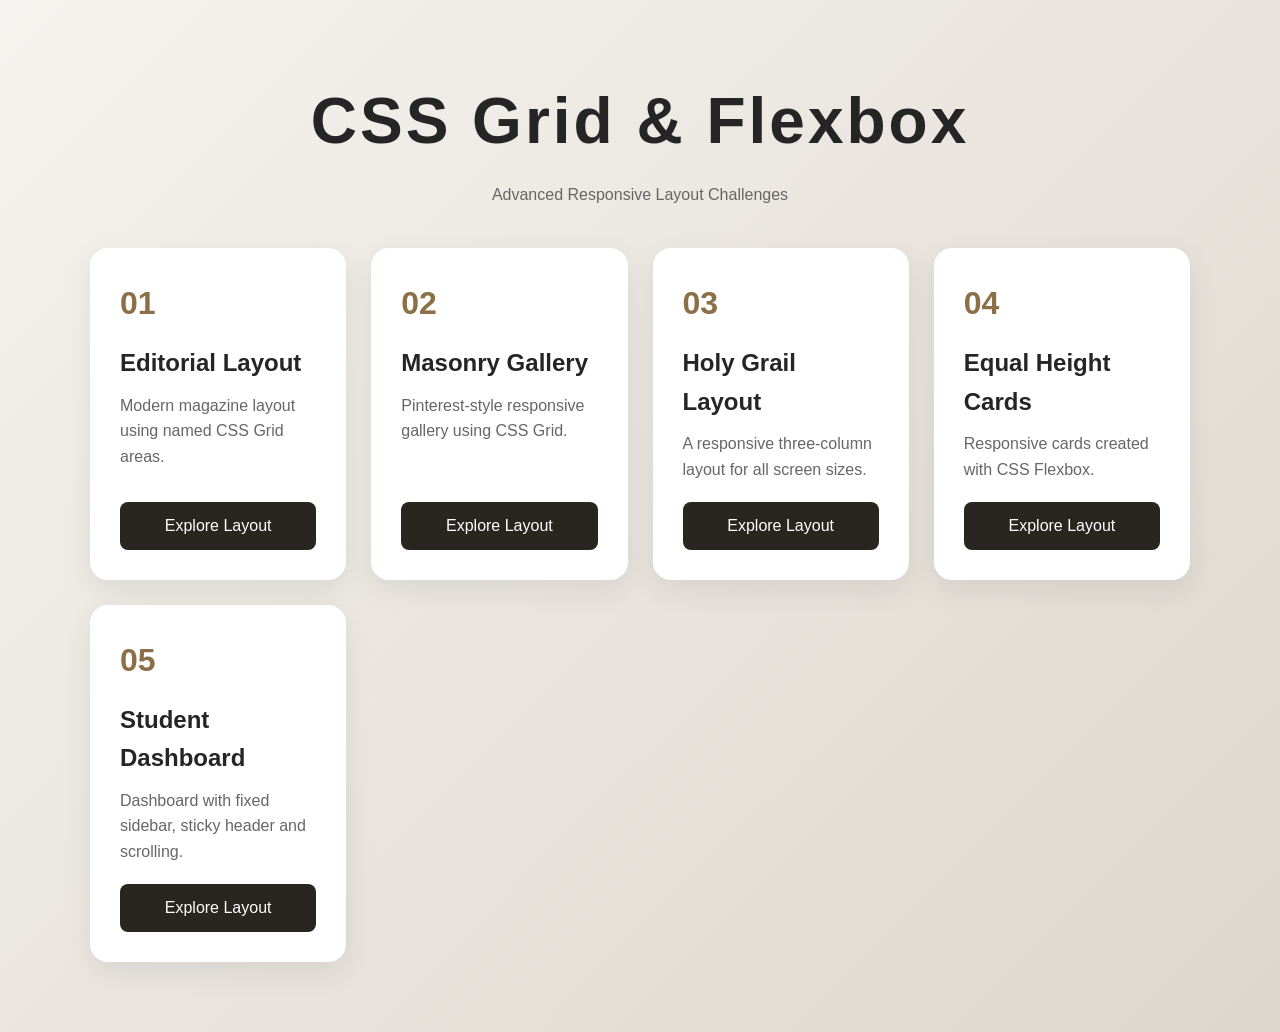
<file: index.html>
<!DOCTYPE html>
<html lang="en">
<head>
    <meta charset="UTF-8">
    <meta name="viewport" content="width=device-width, initial-scale=1.0">
    <title>CSS Grid & Flexbox Challenges</title>
    <link rel="stylesheet" href="css/style.css">
</head>
<body class="home-page">
    <header class="home-header">
        <h1>CSS Grid & Flexbox</h1>
        <p>Advanced Responsive Layout Challenges</p>
    </header>
    <main class="challenge-container">
        <div class="challenge-card">
            <div class="challenge-number">01</div>
            <h2>Editorial Layout</h2>
            <p>Modern magazine layout using named CSS Grid areas.</p>
            <a href="editorial.html">Explore Layout</a>
        </div>
        <div class="challenge-card">
            <div class="challenge-number">02</div>
            <h2>Masonry Gallery</h2>
            <p>Pinterest-style responsive gallery using CSS Grid.</p>
            <a href="masonry.html">Explore Layout</a>
        </div>
        <div class="challenge-card">
            <div class="challenge-number">03</div>
            <h2>Holy Grail Layout</h2>
            <p>A responsive three-column layout for all screen sizes.</p>
            <a href="holy-grail.html">Explore Layout</a>
        </div>
        <div class="challenge-card">
            <div class="challenge-number">04</div>
            <h2>Equal Height Cards</h2>
            <p>Responsive cards created with CSS Flexbox.</p>
            <a href="cards.html">Explore Layout</a>
        </div>
        <div class="challenge-card">
            <div class="challenge-number">05</div>
            <h2>Student Dashboard</h2>
            <p>Dashboard with fixed sidebar, sticky header and scrolling.</p>
            <a href="dashboard.html">Explore Layout</a>
        </div>
    </main>
</body>
</html>
</file>
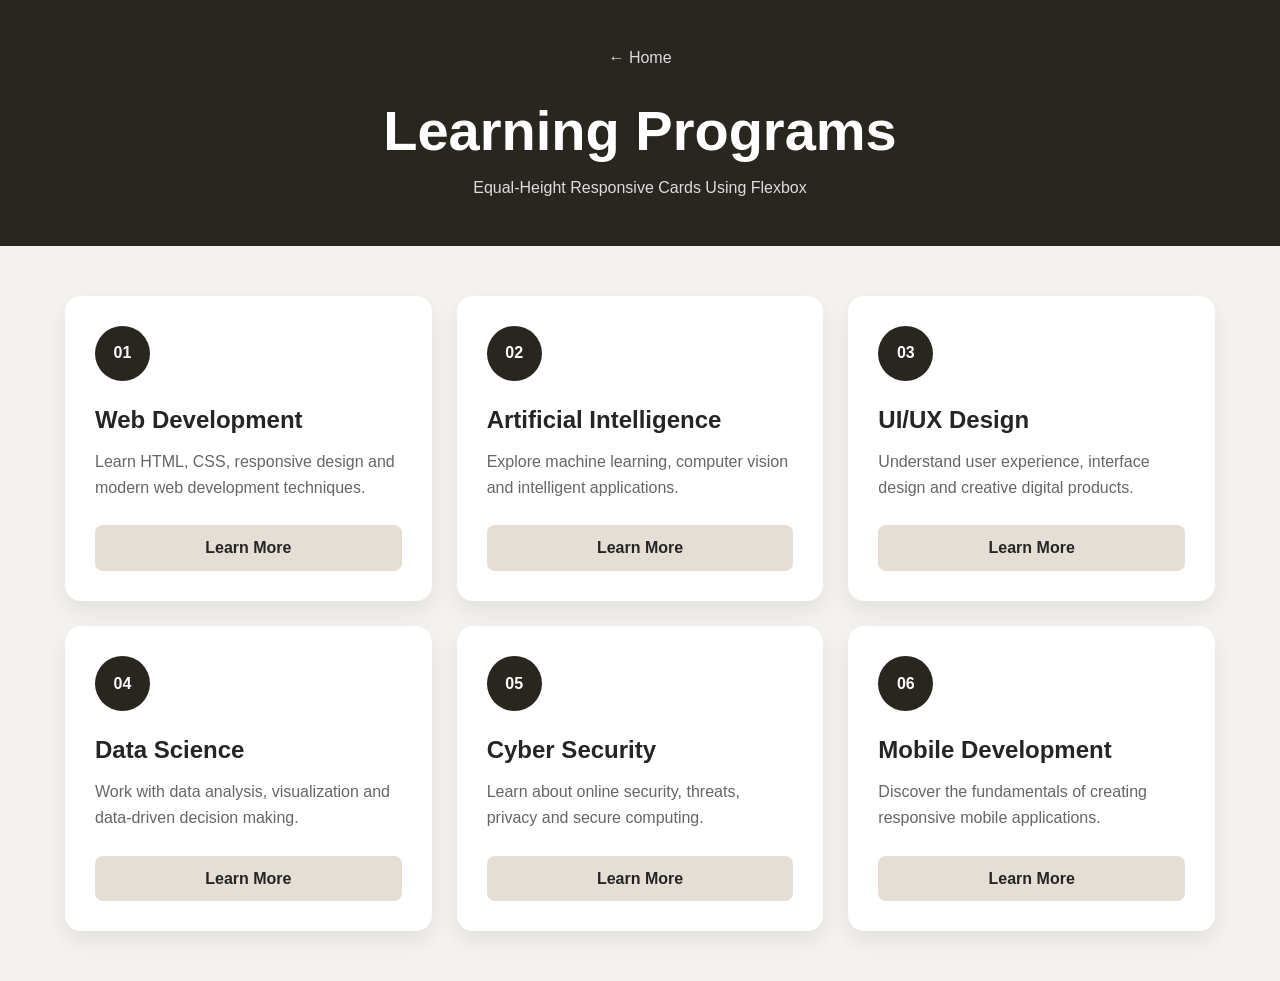
<file: cards.html>
<!DOCTYPE html>
<html lang="en">
<head>
    <meta charset="UTF-8">
    <meta name="viewport" content="width=device-width, initial-scale=1.0">
    <title>Equal Height Cards</title>
    <link rel="stylesheet" href="css/style.css">
</head>
<body>
<header class="page-header">
    <a href="index.html">← Home</a>
    <h1>Learning Programs</h1>
    <p>Equal-Height Responsive Cards Using Flexbox</p>
</header>
<main class="course-container">
    <div class="course-card">
        <div class="course-icon">01</div>
        <h2>Web Development</h2>
        <p>
            Learn HTML, CSS, responsive design and modern web development
            techniques.
        </p>
        <a href="#">Learn More</a>
    </div>
    <div class="course-card">
        <div class="course-icon">02</div>
        <h2>Artificial Intelligence</h2>
        <p>
            Explore machine learning, computer vision and intelligent
            applications.
        </p>
        <a href="#">Learn More</a>
    </div>
    <div class="course-card">
        <div class="course-icon">03</div>
        <h2>UI/UX Design</h2>
        <p>
            Understand user experience, interface design and creative
            digital products.
        </p>
        <a href="#">Learn More</a>
    </div>
    <div class="course-card">
        <div class="course-icon">04</div>
        <h2>Data Science</h2>
        <p>
            Work with data analysis, visualization and data-driven
            decision making.
        </p>
        <a href="#">Learn More</a>
    </div>
    <div class="course-card">
        <div class="course-icon">05</div>
        <h2>Cyber Security</h2>
        <p>
            Learn about online security, threats, privacy and secure
            computing.
        </p>
        <a href="#">Learn More</a>
    </div>
    <div class="course-card">
        <div class="course-icon">06</div>
        <h2>Mobile Development</h2>
        <p>
            Discover the fundamentals of creating responsive mobile
            applications.
        </p>
        <a href="#">Learn More</a>
    </div>
</main>
</body>
</html>
</file>
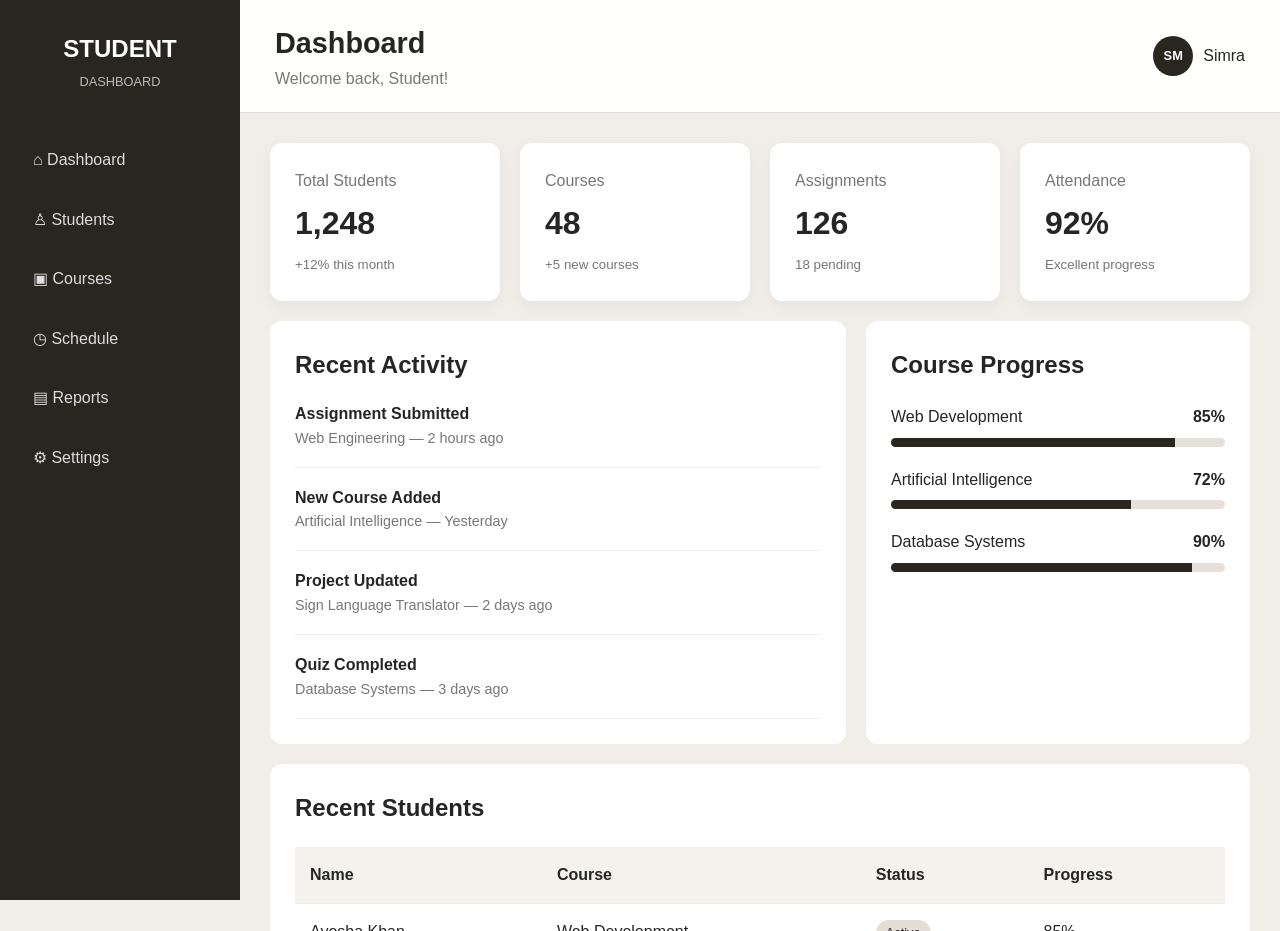
<file: dashboard.html>
<!DOCTYPE html>
<html lang="en">
<head>
    <meta charset="UTF-8">
    <meta name="viewport" content="width=device-width, initial-scale=1.0">
    <title>Student Dashboard</title>
    <link rel="stylesheet" href="css/style.css">
</head>
<body class="dashboard-body">
<aside class="dashboard-sidebar">
    <div class="dashboard-logo">
        <h2>STUDENT</h2>
        <span>DASHBOARD</span>
    </div>
    <nav>
        <a href="index.html">⌂ Dashboard</a>
        <a href="#">♙ Students</a>
        <a href="#">▣ Courses</a>
        <a href="#">◷ Schedule</a>
        <a href="#">▤ Reports</a>
        <a href="#">⚙ Settings</a>
    </nav>
</aside>
<div class="dashboard-content">
    <header class="dashboard-header">
        <div>
            <h1>Dashboard</h1>
            <p>Welcome back, Student!</p>
        </div>
        <div class="profile">
            <div class="profile-icon">SM</div>
            <span>Simra</span>
        </div>
    </header>
    <main class="dashboard-main">
        <section class="stats">
            <div class="stat-card">
                <span>Total Students</span>
                <strong>1,248</strong>
                <small>+12% this month</small>
            </div>
            <div class="stat-card">
                <span>Courses</span>
                <strong>48</strong>
                <small>+5 new courses</small>
            </div>
            <div class="stat-card">
                <span>Assignments</span>
                <strong>126</strong>
                <small>18 pending</small>
            </div>
            <div class="stat-card">
                <span>Attendance</span>
                <strong>92%</strong>
                <small>Excellent progress</small>
            </div>
        </section>
        <section class="dashboard-grid">
            <div class="activity-card">
                <h2>Recent Activity</h2>
                <div class="activity">
                    <strong>Assignment Submitted</strong>
                    <p>Web Engineering — 2 hours ago</p>
                </div>
                <div class="activity">
                    <strong>New Course Added</strong>
                    <p>Artificial Intelligence — Yesterday</p>
                </div>
                <div class="activity">
                    <strong>Project Updated</strong>
                    <p>Sign Language Translator — 2 days ago</p>
                </div>
                <div class="activity">
                    <strong>Quiz Completed</strong>
                    <p>Database Systems — 3 days ago</p>
                </div>
            </div>
            <div class="progress-card">
                <h2>Course Progress</h2>
                <div class="progress-item">
                    <div>
                        <span>Web Development</span>
                        <strong>85%</strong>
                    </div>
                    <div class="progress-bar">
                        <div class="progress-fill p85"></div>
                    </div>
                </div>
                <div class="progress-item">
                    <div>
                        <span>Artificial Intelligence</span>
                        <strong>72%</strong>
                    </div>
                    <div class="progress-bar">
                        <div class="progress-fill p72"></div>
                    </div>
                </div>
                <div class="progress-item">
                    <div>
                        <span>Database Systems</span>
                        <strong>90%</strong>
                    </div>
                    <div class="progress-bar">
                        <div class="progress-fill p90"></div>
                    </div>
                </div>
            </div>
        </section>
        <section class="student-table">
            <h2>Recent Students</h2>
            <div class="table-wrapper">
                <table>
                    <thead>
                        <tr>
                            <th>Name</th>
                            <th>Course</th>
                            <th>Status</th>
                            <th>Progress</th>
                        </tr>
                    </thead>
                    <tbody>
                        <tr>
                            <td>Ayesha Khan</td>
                            <td>Web Development</td>
                            <td><span class="status">Active</span></td>
                            <td>85%</td>
                        </tr>
                        <tr>
                            <td>Hassan Ali</td>
                            <td>AI</td>
                            <td><span class="status">Active</span></td>
                            <td>72%</td>
                        </tr>
                        <tr>
                            <td>Fatima Noor</td>
                            <td>Data Science</td>
                            <td><span class="status">Active</span></td>
                            <td>91%</td>
                        </tr>
                        <tr>
                            <td>Ahmed Raza</td>
                            <td>Cyber Security</td>
                            <td><span class="status">Active</span></td>
                            <td>78%</td>
                        </tr>
                    </tbody>
                </table>
            </div>
        </section>
    </main>
</div>
</body>
</html>
</file>
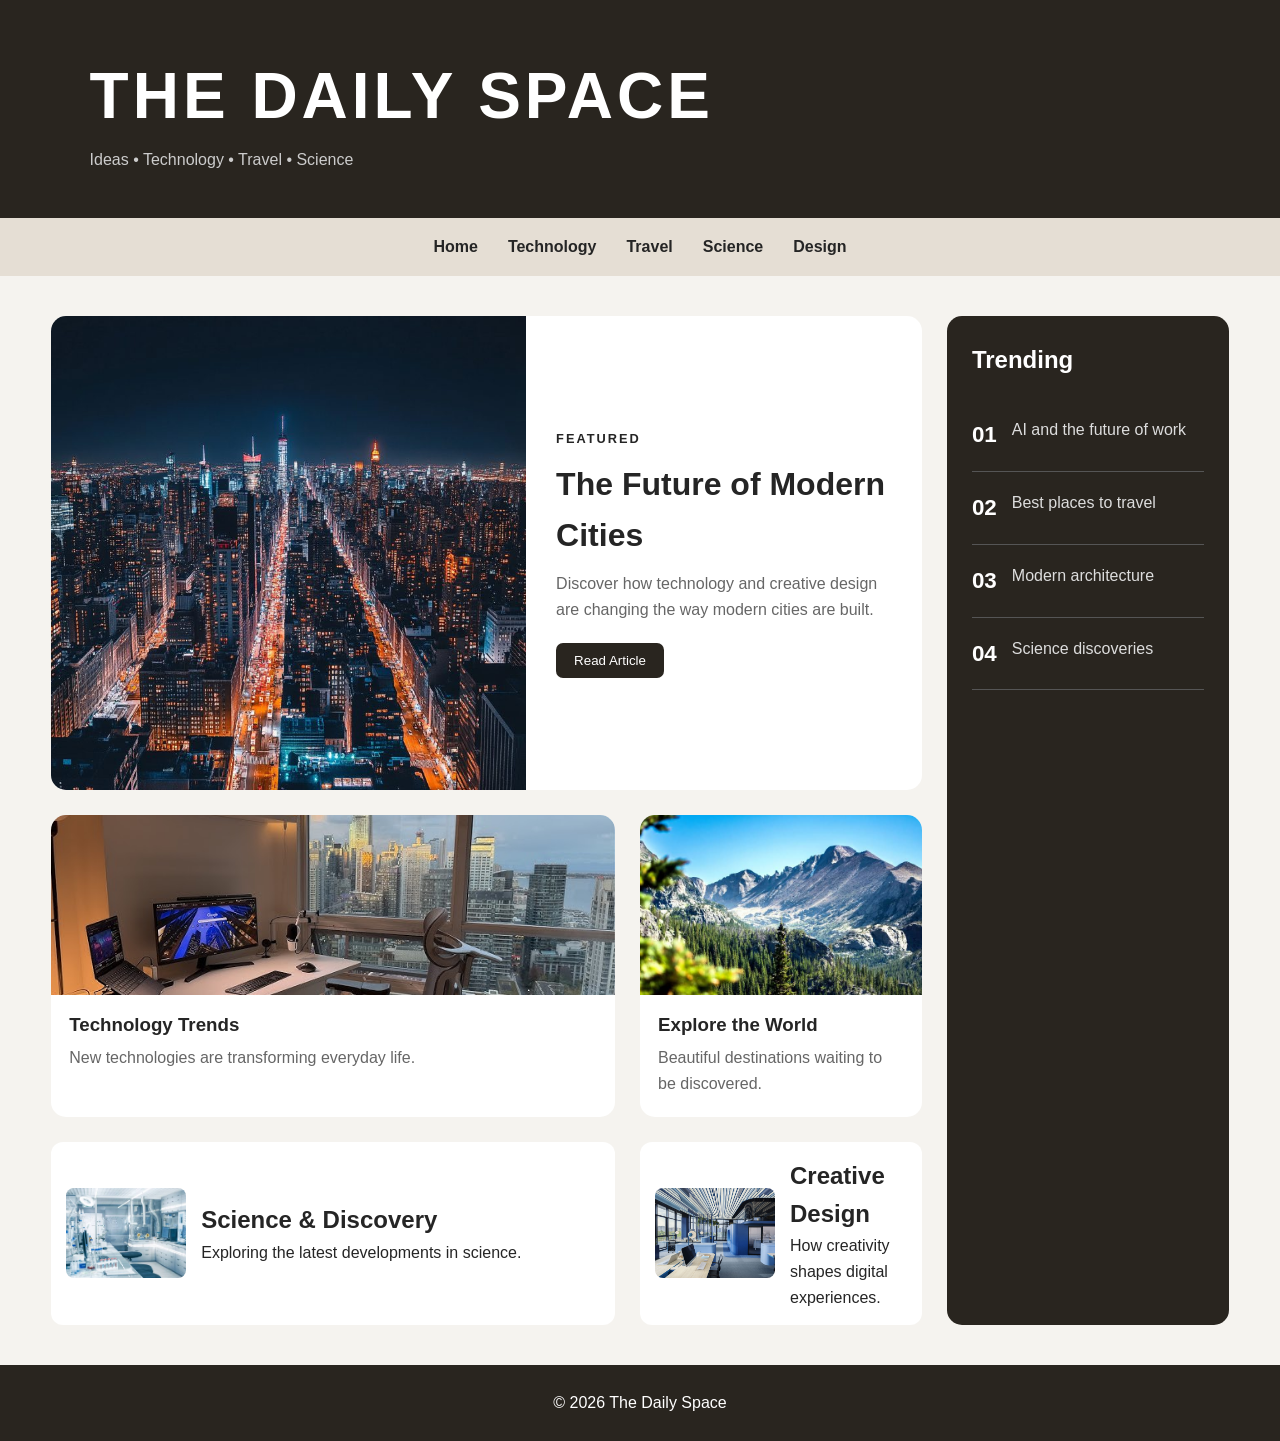
<file: editorial.html>
<!DOCTYPE html>
<html lang="en">
<head>
    <meta charset="UTF-8">
    <meta name="viewport" content="width=device-width, initial-scale=1.0">
    <title>Editorial Layout</title>
    <link rel="stylesheet" href="css/style.css">
</head>
<body>
<div class="editorial">
    <header class="editorial-header">
        <h1>THE DAILY SPACE</h1>
        <p>Ideas • Technology • Travel • Science</p>
    </header>
    <nav class="editorial-nav">
        <a href="index.html">Home</a>
        <a href="#">Technology</a>
        <a href="#">Travel</a>
        <a href="#">Science</a>
        <a href="#">Design</a>
    </nav>
    <main class="editorial-main">
        <article class="featured-article">
            <img src="images/featured.jpg" alt="City skyline">
            <div class="article-content">
                <span>FEATURED</span>
                <h2>The Future of Modern Cities</h2>
                <p>
                    Discover how technology and creative design are
                    changing the way modern cities are built.
                </p>
                <button>Read Article</button>
            </div>
        </article>
        <article class="small-article">
            <img src="images/technology.jpg" alt="Technology">
            <h3>Technology Trends</h3>
            <p>New technologies are transforming everyday life.</p>
        </article>
        <article class="small-article">
            <img src="images/travel.jpg" alt="Travel">
            <h3>Explore the World</h3>
            <p>Beautiful destinations waiting to be discovered.</p>
        </article>
        <aside class="trending">
            <h2>Trending</h2>
            <div class="trend-item">
                <strong>01</strong>
                <p>AI and the future of work</p>
            </div>
            <div class="trend-item">
                <strong>02</strong>
                <p>Best places to travel</p>
            </div>
            <div class="trend-item">
                <strong>03</strong>
                <p>Modern architecture</p>
            </div>
            <div class="trend-item">
                <strong>04</strong>
                <p>Science discoveries</p>
            </div>
        </aside>
        <article class="bottom-article">
            <img src="images/science.jpg" alt="Science">
            <div>
                <h2>Science & Discovery</h2>
                <p>Exploring the latest developments in science.</p>
            </div>
        </article>
        <article class="bottom-article">
            <img src="images/design.jpg" alt="Design">
            <div>
                <h2>Creative Design</h2>
                <p>How creativity shapes digital experiences.</p>
            </div>
        </article>
    </main>
    <footer>
        <p>© 2026 The Daily Space</p>
    </footer>
</div>
</body>
</html>
</file>
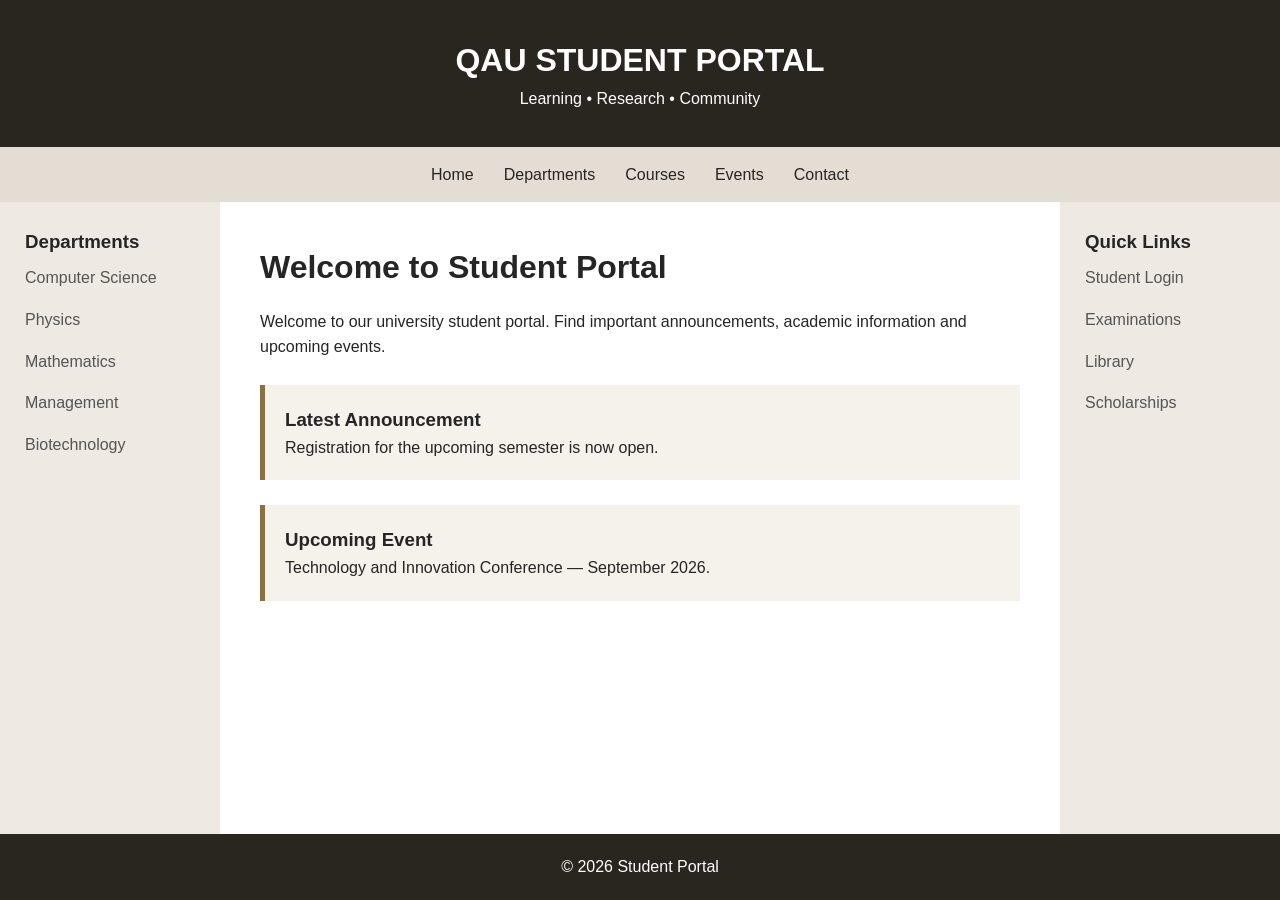
<file: holy-grail.html>
<!DOCTYPE html>
<html lang="en">
<head>
    <meta charset="UTF-8">
    <meta name="viewport" content="width=device-width, initial-scale=1.0">
    <title>Holy Grail Layout</title>
    <link rel="stylesheet" href="css/style.css">
</head>
<body>
<div class="holy-grail">
    <header>
        <h1>QAU STUDENT PORTAL</h1>
        <p>Learning • Research • Community</p>
    </header>
    <nav>
        <a href="index.html">Home</a>
        <a href="#">Departments</a>
        <a href="#">Courses</a>
        <a href="#">Events</a>
        <a href="#">Contact</a>
    </nav>
    <aside class="left-sidebar">
        <h3>Departments</h3>
        <a href="#">Computer Science</a>
        <a href="#">Physics</a>
        <a href="#">Mathematics</a>
        <a href="#">Management</a>
        <a href="#">Biotechnology</a>
    </aside>
    <main class="holy-main">
        <h2>Welcome to Student Portal</h2>
        <p>
            Welcome to our university student portal. Find important
            announcements, academic information and upcoming events.
        </p>
        <div class="announcement">
            <h3>Latest Announcement</h3>
            <p>
                Registration for the upcoming semester is now open.
            </p>
        </div>
        <div class="announcement">
            <h3>Upcoming Event</h3>
            <p>
                Technology and Innovation Conference — September 2026.
            </p>
        </div>
    </main>
    <aside class="right-sidebar">
        <h3>Quick Links</h3>
        <a href="#">Student Login</a>
        <a href="#">Examinations</a>
        <a href="#">Library</a>
        <a href="#">Scholarships</a>
    </aside>
    <footer>
        <p>© 2026 Student Portal</p>
    </footer>
</div>
</body>
</html>
</file>
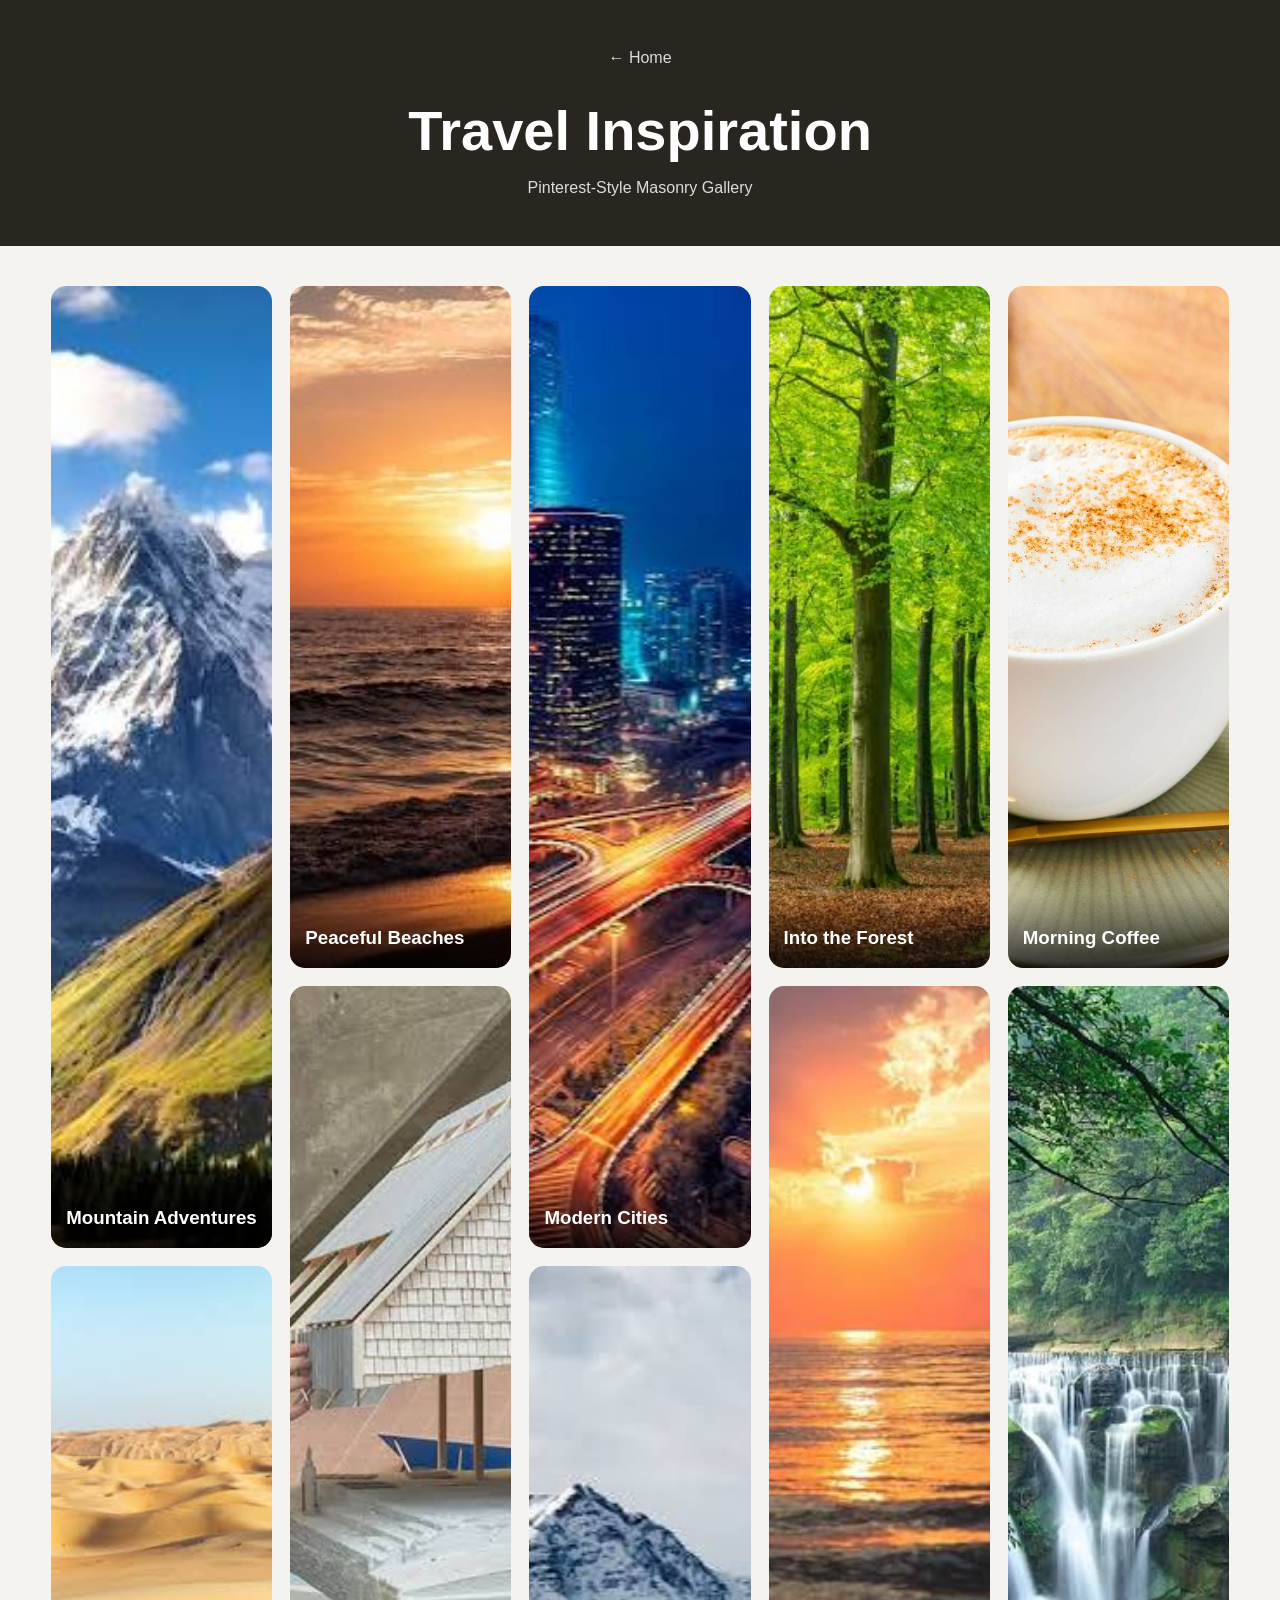
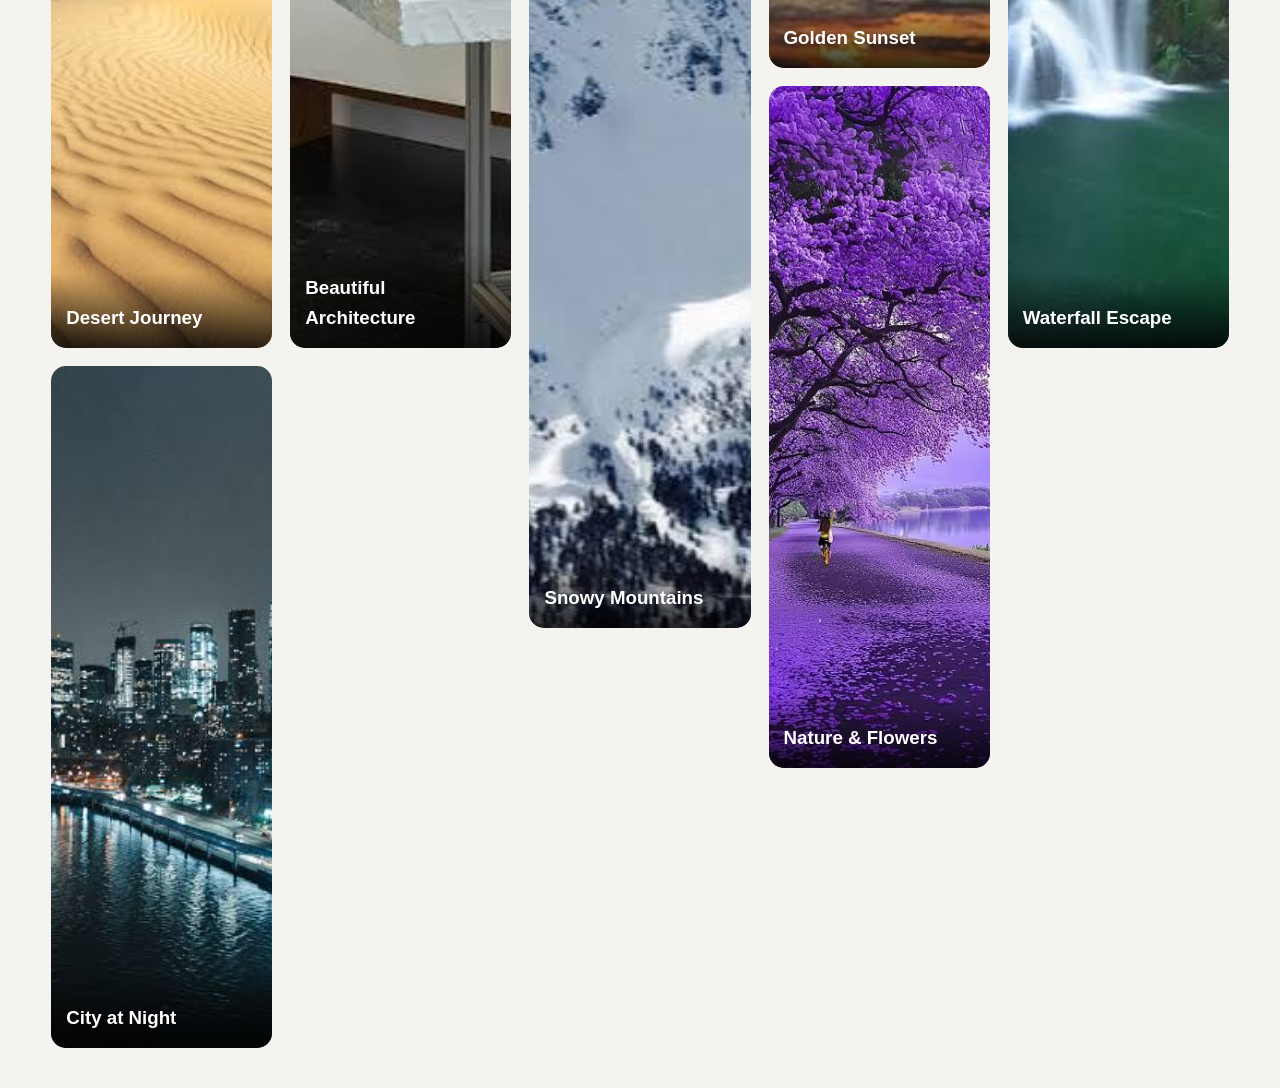
<file: masonry.html>
<!DOCTYPE html>
<html lang="en">
<head>
    <meta charset="UTF-8">
    <meta name="viewport" content="width=device-width, initial-scale=1.0">
    <title>Masonry Gallery</title>
    <link rel="stylesheet" href="css/style.css">
</head>
<body>
<header class="page-header">
    <a href="index.html">← Home</a>
    <h1>Travel Inspiration</h1>
    <p>Pinterest-Style Masonry Gallery</p>
</header>
<main class="masonry-grid">
    <div class="masonry-item tall">
        <img src="images/gallery1.jpg" alt="Mountain">
        <h3>Mountain Adventures</h3>
    </div>
    <div class="masonry-item">
        <img src="images/gallery2.jpg" alt="Beach">
        <h3>Peaceful Beaches</h3>
    </div>
    <div class="masonry-item tall">
        <img src="images/gallery3.jpg" alt="City">
        <h3>Modern Cities</h3>
    </div>
    <div class="masonry-item">
        <img src="images/gallery4.jpg" alt="Forest">
        <h3>Into the Forest</h3>
    </div>
    <div class="masonry-item">
        <img src="images/gallery5.jpg" alt="Coffee">
        <h3>Morning Coffee</h3>
    </div>
    <div class="masonry-item tall">
        <img src="images/gallery6.jpg" alt="Architecture">
        <h3>Beautiful Architecture</h3>
    </div>
    <div class="masonry-item">
        <img src="images/gallery7.jpg" alt="Sunset">
        <h3>Golden Sunset</h3>
    </div>
    <div class="masonry-item tall">
        <img src="images/gallery8.jpg" alt="Waterfall">
        <h3>Waterfall Escape</h3>
    </div>
    <div class="masonry-item">
        <img src="images/gallery9.jpg" alt="Desert">
        <h3>Desert Journey</h3>
    </div>
    <div class="masonry-item tall">
        <img src="images/gallery10.jpg" alt="Snow Mountains">
        <h3>Snowy Mountains</h3>
    </div>
    <div class="masonry-item">
        <img src="images/gallery11.jpg" alt="Flowers">
        <h3>Nature & Flowers</h3>
    </div>
    <div class="masonry-item">
        <img src="images/gallery12.jpg" alt="Night City">
        <h3>City at Night</h3>
    </div>
</main>
</body>
</html>
</file>
<file: css/style.css>
* {
    margin: 0;
    padding: 0;
    box-sizing: border-box;
}
html {
    scroll-behavior: smooth;
}
body {
    font-family: Arial, Helvetica, sans-serif;
    background: #f5f3ef;
    color: #252525;
    line-height: 1.6;
}
a {
    text-decoration: none;
    color: inherit;
}
img {
    width: 100%;
    display: block;
}
button {
    cursor: pointer;
}
/* HOME PAGE*/
.home-page {
    min-height: 100vh;
    background: linear-gradient(135deg, #f5f3ef, #ddd7cd);
}
.home-header {
    text-align: center;
    padding: 70px 20px 40px;
}
.home-header h1 {
    font-size: clamp(2.2rem, 5vw, 4rem);
    letter-spacing: 3px;
}
.home-header p {
    margin-top: 10px;
    color: #666;
}
.challenge-container {
    width: min(1100px, 92%);
    margin: auto;
    padding-bottom: 70px;
    display: grid;
    grid-template-columns: repeat(auto-fit, minmax(250px, 1fr));
    gap: 25px;
}
.challenge-card {
    background: white;
    padding: 30px;
    border-radius: 18px;
    box-shadow: 0 10px 30px rgba(0, 0, 0, 0.08);
    display: flex;
    flex-direction: column;
}
.challenge-number {
    font-size: 2rem;
    font-weight: bold;
    color: #8b6f47;
}
.challenge-card h2 {
    margin: 15px 0 10px;
}
.challenge-card p {
    color: #666;
    flex: 1;
}
.challenge-card a {
    margin-top: 20px;
    padding: 11px 18px;
    background: #29251f;
    color: white;
    border-radius: 8px;
    text-align: center;
}
/*COMMON PAGE HEADER*/
.page-header {
    text-align: center;
    padding: 45px 20px;
    background: #29251f;
    color: white;
}
.page-header a {
    display: inline-block;
    margin-bottom: 15px;
    color: #ddd;
}
.page-header h1 {
    font-size: clamp(2rem, 5vw, 3.5rem);
}
.page-header p {
    color: #ddd;
}
/* EDITORIAL LAYOUT  NAMED GRID AREAS*/
.editorial {
    min-height: 100vh;
    display: grid;
    grid-template-areas:
        "header"
        "nav"
        "main"
        "footer";
}
.editorial-header {
    grid-area: header;
    padding: 45px 7%;
    background: #29251f;
    color: white;
}
.editorial-header h1 {
    font-size: clamp(2rem, 5vw, 4rem);
    letter-spacing: 4px;
}
.editorial-header p {
    color: #ccc;
}
.editorial-nav {
    grid-area: nav;
    display: flex;
    justify-content: center;
    flex-wrap: wrap;
    gap: 30px;
    padding: 16px;
    background: #e5ded4;
}
.editorial-nav a {
    font-weight: bold;
}
.editorial-main {
    grid-area: main;
    width: min(1200px, 92%);
    margin: 40px auto;
    display: grid;
    grid-template-columns: 2fr 1fr 1fr;
    grid-template-areas:
        "featured featured trending"
        "small1 small2 trending"
        "bottom1 bottom2 trending";
    gap: 25px;
}
.featured-article {
    grid-area: featured;
    background: white;
    border-radius: 15px;
    overflow: hidden;
    display: grid;
    grid-template-columns: 1.2fr 1fr;
}
.featured-article img {
    height: 100%;
    object-fit: cover;
}
.article-content {
    padding: 30px;
    display: flex;
    flex-direction: column;
    justify-content: center;
}
.article-content span {
    font-size: 0.8rem;
    font-weight: bold;
    letter-spacing: 2px;
}
.article-content h2 {
    font-size: 2rem;
    margin: 10px 0;
}
.article-content p {
    color: #666;
}
.article-content button {
    margin-top: 20px;
    width: fit-content;
    padding: 10px 18px;
    border: 0;
    border-radius: 7px;
    background: #29251f;
    color: white;
}
.small-article {
    background: white;
    border-radius: 15px;
    overflow: hidden;
}
.small-article img {
    height: 180px;
    object-fit: cover;
}
.small-article h3,
.small-article p {
    padding: 0 18px;
}
.small-article h3 {
    margin-top: 15px;
}
.small-article p {
    margin: 5px 0 20px;
    color: #666;
}
.small-article:nth-of-type(2) {
    grid-area: small1;
}
.small-article:nth-of-type(3) {
    grid-area: small2;
}
.trending {
    grid-area: trending;
    background: #29251f;
    color: white;
    padding: 25px;
    border-radius: 15px;
}
.trending h2 {
    margin-bottom: 20px;
}
.trend-item {
    display: flex;
    gap: 15px;
    padding: 18px 0;
    border-bottom: 1px solid #555;
}
.trend-item strong {
    font-size: 1.4rem;
}
.trend-item p {
    color: #ddd;
}
.bottom-article {
    display: flex;
    gap: 15px;
    align-items: center;
    background: white;
    padding: 15px;
    border-radius: 12px;
}
.bottom-article img {
    width: 120px;
    height: 90px;
    object-fit: cover;
    border-radius: 8px;
}
.editorial-main .bottom-article:nth-last-child(2) {
    grid-area: bottom1;
}
.editorial-main .bottom-article:last-child {
    grid-area: bottom2;
}
.editorial footer {
    grid-area: footer;
    text-align: center;
    padding: 25px;
    background: #29251f;
    color: white;
}
/*MASONRY*/
.masonry-grid {
    width: min(1200px, 92%);
    margin: 40px auto;
    display: grid;
    grid-template-columns:repeat(auto-fit, minmax(220px, 1fr));
    grid-auto-rows: 10px;
    grid-auto-flow: dense;
    gap: 18px;
}
.masonry-item {
    grid-row: span 25;
    position: relative;
    overflow: hidden;
    border-radius: 15px;
    background: white;
}
.masonry-item.tall {
    grid-row: span 35;
}
.masonry-item img {
    height: 100%;
    object-fit: cover;
}
.masonry-item h3 {
    position: absolute;
    bottom: 0;
    left: 0;
    right: 0;
    padding: 30px 15px 15px;
    color: white;
    background: linear-gradient(transparent, rgba(0, 0, 0, 0.8));
}
/*  HOLY GRAIL*/
.holy-grail {
    min-height: 100vh;
    display: grid;
    grid-template-columns: 220px 1fr 220px;
    grid-template-rows: auto auto 1fr auto;
    grid-template-areas:
        "header header header"
        "nav nav nav"
        "left main right"
        "footer footer footer";
}
.holy-grail > header {
    grid-area: header;
    background: #29251f;
    color: white;
    padding: 35px;
    text-align: center;
}
.holy-grail > nav {
    grid-area: nav;
    display: flex;
    justify-content: center;
    flex-wrap: wrap;
    gap: 30px;
    background: #e4ddd3;
    padding: 15px;
}
.left-sidebar {
    grid-area: left;
    padding: 25px;
    background: #eee9e2;
}
.right-sidebar {
    grid-area: right;
    padding: 25px;
    background: #eee9e2;
}
.left-sidebar a,
.right-sidebar a {
    display: block;
    padding: 8px 0;
    color: #555;
}
.holy-main {
    grid-area: main;
    padding: 40px;
    background: white;
}
.holy-main h2 {
    font-size: 2rem;
    margin-bottom: 15px;
}
.announcement {
    margin-top: 25px;
    padding: 20px;
    border-left: 5px solid #8b6f47;
    background: #f5f1eb;
}
.holy-grail > footer {
    grid-area: footer;
    background: #29251f;
    color: white;
    text-align: center;
    padding: 20px;
}
/* FLEXBOX CARDS*/
.course-container {
    width: min(1150px, 92%);
    margin: 50px auto;
    display: flex;
    flex-wrap: wrap;
    gap: 25px;
    align-items: stretch;
}
.course-card {
    flex: 1 1 300px;
    display: flex;
    flex-direction: column;
    padding: 30px;
    background: white;
    border-radius: 16px;
    box-shadow: 0 10px 25px rgba(0, 0, 0, 0.08);
}
.course-icon {
    width: 55px;
    height: 55px;
    display: flex;
    align-items: center;
    justify-content: center;
    border-radius: 50%;
    background: #29251f;
    color: white;
    font-weight: bold;
}
.course-card h2 {
    margin: 20px 0 10px;
}
.course-card p {
    color: #666;
    flex: 1;
}
.course-card a {
    margin-top: 25px;
    padding: 10px;
    text-align: center;
    border-radius: 8px;
    background: #e5ded4;
    font-weight: bold;
}
/*DASHBOARD*/
.dashboard-body {
    min-height: 100vh;
    background: #f1eee9;
}
/* FIXED SIDEBAR */
.dashboard-sidebar {
    position: fixed;
    left: 0;
    top: 0;
    bottom: 0;
    width: 240px;
    background: #29251f;
    color: white;
    padding: 30px 20px;
    z-index: 100;
}
.dashboard-logo {
    text-align: center;
    margin-bottom: 40px;
}
.dashboard-logo span {
    color: #bbb;
    font-size: 0.8rem;
}
.dashboard-sidebar nav {
    display: flex;
    flex-direction: column;
    gap: 8px;
}
.dashboard-sidebar nav a {
    padding: 13px;
    border-radius: 8px;
    color: #ddd;
}
.dashboard-sidebar nav a:hover {
    background: #464039;
    color: white;
}
/* CONTENT */
.dashboard-content {
    margin-left: 240px;
    min-height: 100vh;
}
/* STICKY HEADER */
.dashboard-header {
    position: sticky;
    top: 0;
    z-index: 50;
    display: flex;
    align-items: center;
    justify-content: space-between;
    padding: 20px 35px;
    background: rgba(255, 255, 255, 0.95);
    border-bottom: 1px solid #ddd;
}
.dashboard-header h1 {
    font-size: 1.8rem;
}
.dashboard-header p {
    color: #777;
}
.profile {
    display: flex;
    align-items: center;
    gap: 10px;
}
.profile-icon {
    width: 40px;
    height: 40px;
    display: flex;
    align-items: center;
    justify-content: center;
    border-radius: 50%;
    background: #29251f;
    color: white;
    font-size: 0.8rem;
    font-weight: bold;
}
/* SCROLLABLE CONTENT */
.dashboard-main {
    height: calc(100vh - 82px);
    overflow-y: auto;
    padding: 30px;
}
/* STATISTICS */
.stats {
    display: grid;
    grid-template-columns: repeat(4, 1fr);
    gap: 20px;
}
.stat-card {
    background: white;
    padding: 25px;
    border-radius: 12px;
    display: flex;
    flex-direction: column;
    box-shadow: 0 5px 15px rgba(0, 0, 0, 0.05);
}
.stat-card span {
    color: #777;
}
.stat-card strong {
    font-size: 2rem;
    margin: 5px 0;
}
.stat-card small {
    color: #777;
}
/* DASHBOARD GRID */
.dashboard-grid {
    display: grid;
    grid-template-columns: 1.5fr 1fr;
    gap: 20px;
    margin-top: 20px;
}
.activity-card,
.progress-card,
.student-table {
    background: white;
    padding: 25px;
    border-radius: 12px;
}
.activity {
    padding: 17px 0;
    border-bottom: 1px solid #eee;
}
.activity p {
    color: #777;
    font-size: 0.9rem;
}
.progress-item {
    margin-top: 20px;
}
.progress-item > div:first-child {
    display: flex;
    justify-content: space-between;
}
.progress-bar {
    height: 9px;
    margin-top: 8px;
    background: #e5e0d9;
    border-radius: 20px;
    overflow: hidden;
}
.progress-fill {
    height: 100%;
    background: #29251f;
}
.p85 {
    width: 85%;
}
.p72 {
    width: 72%;
}
.p90 {
    width: 90%;
}
/* TABLE */
.student-table {
    margin-top: 20px;
}
.student-table h2 {
    margin-bottom: 20px;
}
.table-wrapper {
    overflow-x: auto;
}
table {
    width: 100%;
    border-collapse: collapse;
    min-width: 600px;
}
th,
td {
    text-align: left;
    padding: 15px;
    border-bottom: 1px solid #eee;
}
th {
    background: #f5f2ed;
}
.status {
    padding: 5px 10px;
    border-radius: 20px;
    background: #e5ded4;
    font-size: 0.8rem;
}
/* RESPONSIVE DESIGN*/
@media (max-width: 900px) {
    /* EDITORIAL */
    .editorial-main {
        grid-template-columns: 1fr 1fr;
        grid-template-areas:
            "featured featured"
            "small1 small2"
            "trending trending"
            "bottom1 bottom2";
    }
    .featured-article {
        grid-template-columns: 1fr;
    }
    .featured-article img {
        height: 300px;
    }
    /* HOLY GRAIL */
    .holy-grail {
        grid-template-columns: 180px 1fr;
        grid-template-areas:
            "header header"
            "nav nav"
            "left main"
            "right right"
            "footer footer";
    }
    /* DASHBOARD */
    .stats {
        grid-template-columns: repeat(2, 1fr);
    }
    .dashboard-grid {
        grid-template-columns: 1fr;
    }
}
@media (max-width: 650px) {
    /* GENERAL */
    .home-header {
        padding-top: 45px;
    }
    /* EDITORIAL */
    .editorial-main {
        grid-template-columns: 1fr;
        grid-template-areas:
            "featured"
            "small1"
            "small2"
            "trending"
            "bottom1"
            "bottom2";
    }
    .editorial-nav {
        gap: 15px;
    }
    /* MASONRY */
    .masonry-grid {
        grid-template-columns: 1fr 1fr;
    }
    /* HOLY GRAIL */
    .holy-grail {
        display: flex;
        flex-direction: column;
    }
    .holy-grail > header {
        order: 1;
    }
    .holy-grail > nav {
        order: 2;
    }
    .left-sidebar {
        order: 3;
    }
    .holy-main {
        order: 4;
        padding: 25px;
    }
    .right-sidebar {
        order: 5;
    }
    .holy-grail > footer {
        order: 6;
    }
    /* CARDS */
    .course-container {
        width: 90%;
    }
    .course-card {
        flex-basis: 100%;
    }
    /* DASHBOARD */
    .dashboard-sidebar {
        position: static;
        width: 100%;
    }
    .dashboard-sidebar nav {
        flex-direction: row;
        flex-wrap: wrap;
        justify-content: center;
    }
    .dashboard-content {
        margin-left: 0;
    }
    .dashboard-header {
        padding: 18px;
    }
    .dashboard-main {
        height: auto;
        overflow: visible;
        padding: 18px;
    }
    .stats {
        grid-template-columns: 1fr;
    }
    .profile span {
        display: none;
    }
    .bottom-article {
        align-items: flex-start;
    }
}
@media (max-width: 450px) {
    .masonry-grid {
        grid-template-columns: 1fr;
    }
    .featured-article img {
        height: 220px;
    }
    .article-content {
        padding: 20px;
    }
    .page-header {
        padding: 35px 15px;
    }
    .dashboard-sidebar nav a {
        font-size: 0.85rem;
    }
}
</file>
